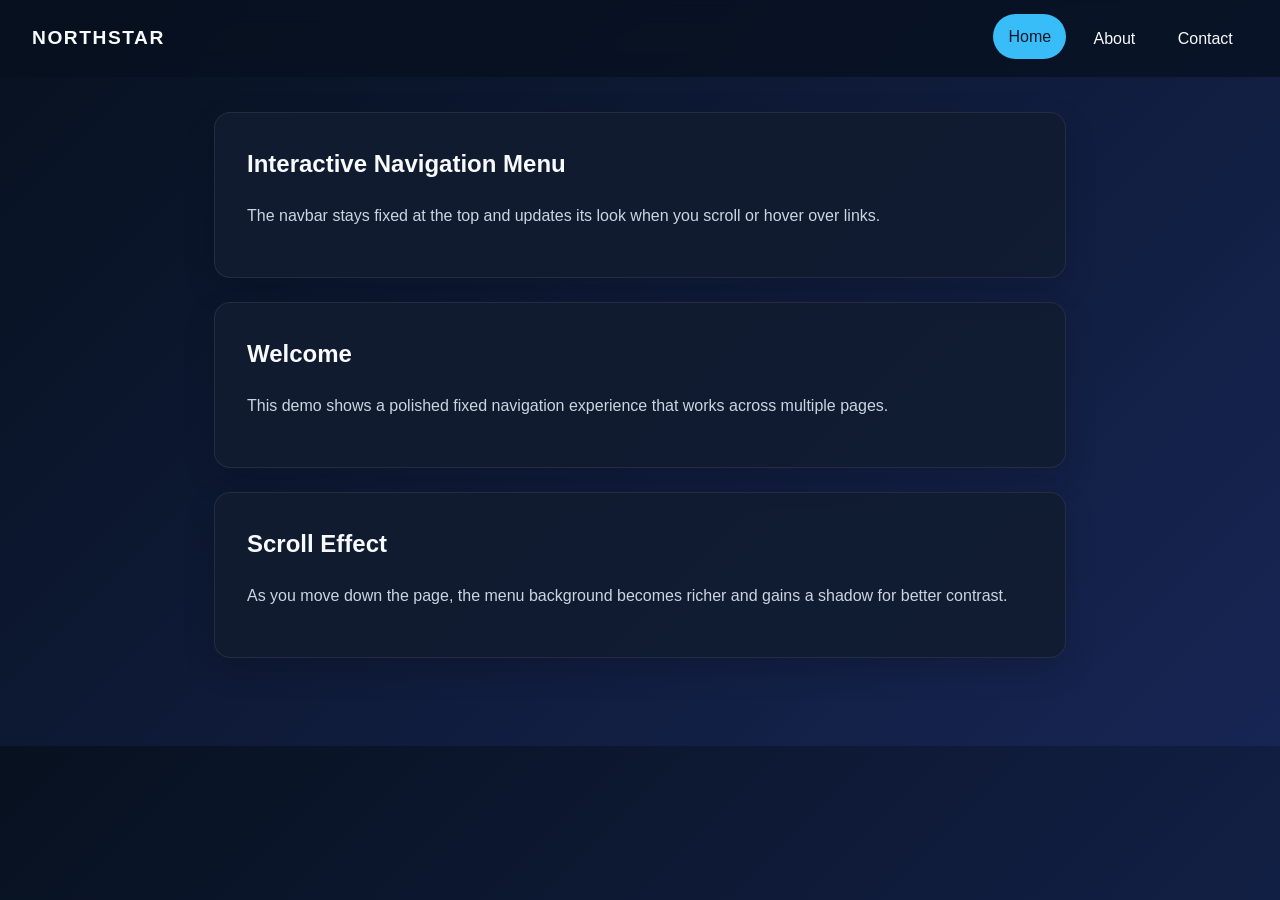
<file: index.html>
<!DOCTYPE html>
<html lang="en">
  <head>
    <meta charset="UTF-8" />
    <meta name="viewport" content="width=device-width, initial-scale=1.0" />
    <title>Interactive Navigation Menu</title>
    <link rel="stylesheet" href="styles.css" />
  </head>
  <body>
    <nav class="navbar" id="navbar">
      <a href="index.html" class="brand">Northstar</a>
      <div class="nav-links">
        <a href="index.html" class="active">Home</a>
        <a href="about.html">About</a>
        <a href="contact.html">Contact</a>
      </div>
    </nav>

    <main>
      <section class="hero">
        <h1>Interactive Navigation Menu</h1>
        <p>The navbar stays fixed at the top and updates its look when you scroll or hover over links.</p>
      </section>

      <section class="content-card">
        <h2>Welcome</h2>
        <p>This demo shows a polished fixed navigation experience that works across multiple pages.</p>
      </section>

      <section class="content-card">
        <h2>Scroll Effect</h2>
        <p>As you move down the page, the menu background becomes richer and gains a shadow for better contrast.</p>
      </section>
    </main>

    <script src="script.js"></script>
  </body>
</html>
</file>
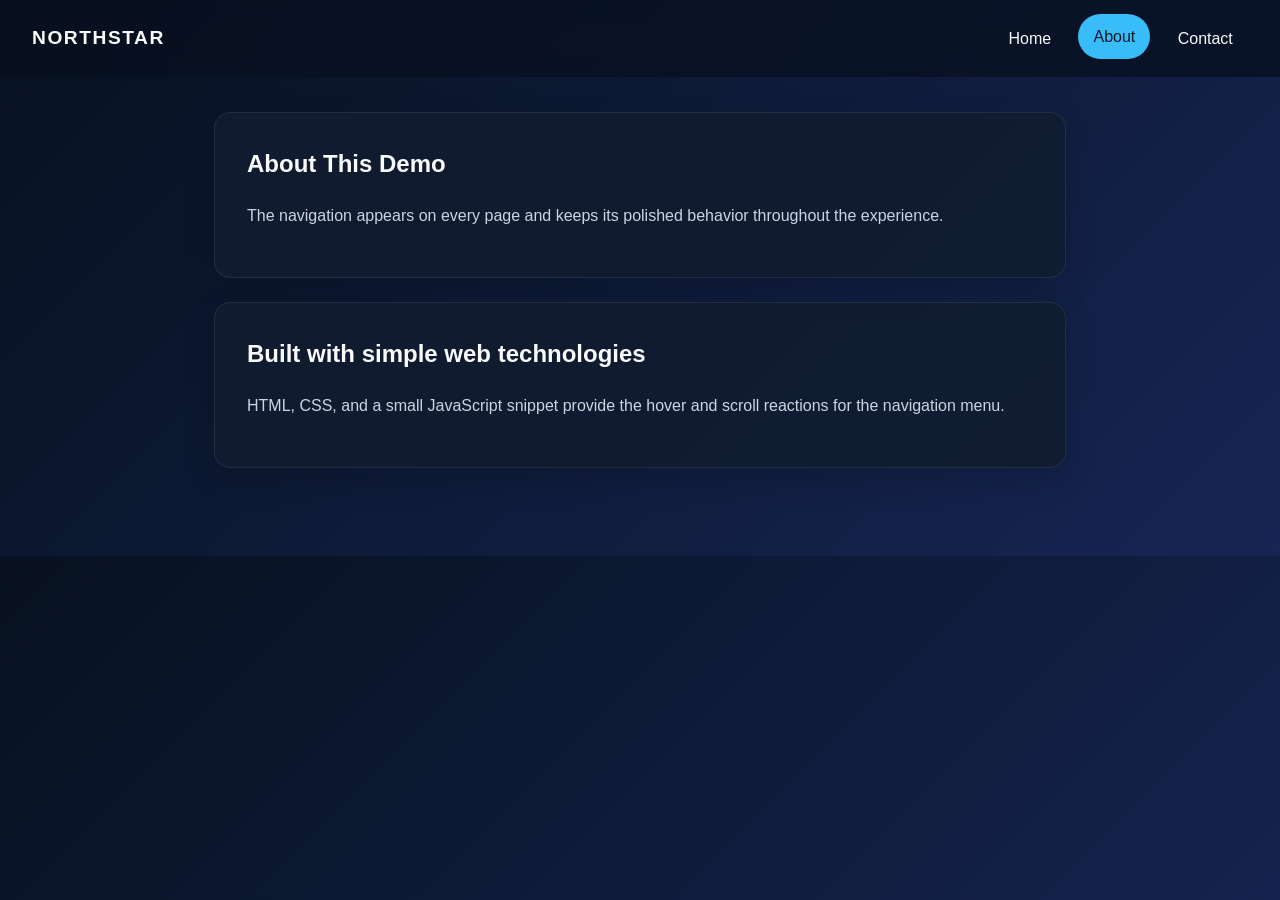
<file: about.html>
<!DOCTYPE html>
<html lang="en">
  <head>
    <meta charset="UTF-8" />
    <meta name="viewport" content="width=device-width, initial-scale=1.0" />
    <title>About</title>
    <link rel="stylesheet" href="styles.css" />
  </head>
  <body>
    <nav class="navbar" id="navbar">
      <a href="index.html" class="brand">Northstar</a>
      <div class="nav-links">
        <a href="index.html">Home</a>
        <a href="about.html" class="active">About</a>
        <a href="contact.html">Contact</a>
      </div>
    </nav>

    <main>
      <section class="hero">
        <h1>About This Demo</h1>
        <p>The navigation appears on every page and keeps its polished behavior throughout the experience.</p>
      </section>

      <section class="content-card">
        <h2>Built with simple web technologies</h2>
        <p>HTML, CSS, and a small JavaScript snippet provide the hover and scroll reactions for the navigation menu.</p>
      </section>
    </main>

    <script src="script.js"></script>
  </body>
</html>
</file>
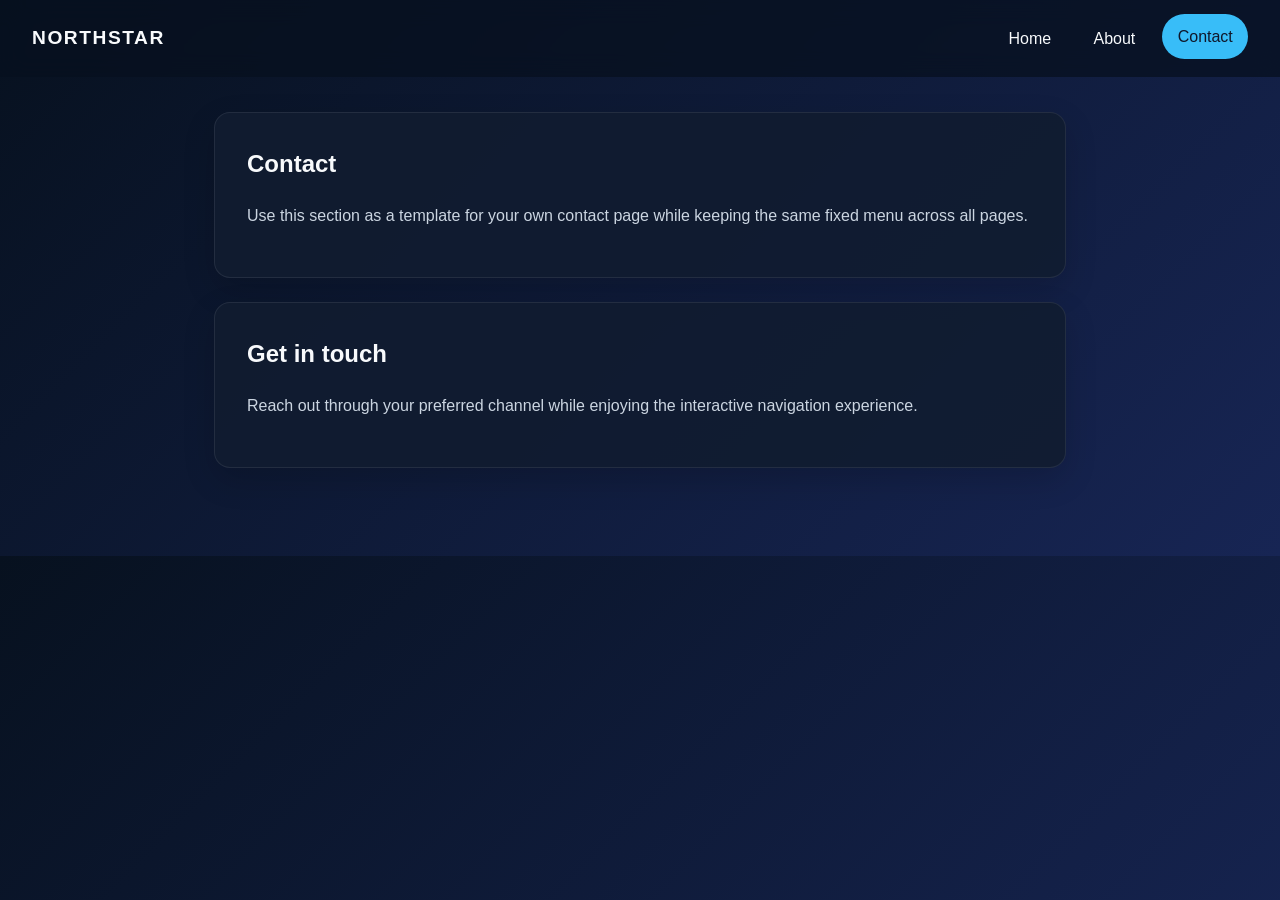
<file: contact.html>
<!DOCTYPE html>
<html lang="en">
  <head>
    <meta charset="UTF-8" />
    <meta name="viewport" content="width=device-width, initial-scale=1.0" />
    <title>Contact</title>
    <link rel="stylesheet" href="styles.css" />
  </head>
  <body>
    <nav class="navbar" id="navbar">
      <a href="index.html" class="brand">Northstar</a>
      <div class="nav-links">
        <a href="index.html">Home</a>
        <a href="about.html">About</a>
        <a href="contact.html" class="active">Contact</a>
      </div>
    </nav>

    <main>
      <section class="hero">
        <h1>Contact</h1>
        <p>Use this section as a template for your own contact page while keeping the same fixed menu across all pages.</p>
      </section>

      <section class="content-card">
        <h2>Get in touch</h2>
        <p>Reach out through your preferred channel while enjoying the interactive navigation experience.</p>
      </section>
    </main>

    <script src="script.js"></script>
  </body>
</html>
</file>
<file: styles.css>
:root {
  color-scheme: dark;
  --bg: #07111f;
  --panel: #111c30;
  --text: #f8fafc;
  --muted: #cbd5e1;
  --accent: #38bdf8;
  --accent-dark: #0f172a;
}

* {
  box-sizing: border-box;
}

body {
  margin: 0;
  font-family: Arial, Helvetica, sans-serif;
  background: linear-gradient(135deg, var(--bg), #172554);
  color: var(--text);
  line-height: 1.6;
  padding-top: 80px;
}

.navbar {
  position: fixed;
  top: 0;
  left: 0;
  width: 100%;
  display: flex;
  justify-content: space-between;
  align-items: center;
  padding: 1rem 2rem;
  background: rgba(7, 17, 31, 0.75);
  backdrop-filter: blur(12px);
  z-index: 1000;
  transition: background 0.3s ease, box-shadow 0.3s ease;
}

.navbar.scrolled {
  background: rgba(15, 23, 42, 0.96);
  box-shadow: 0 8px 24px rgba(0, 0, 0, 0.25);
}

.brand {
  color: var(--text);
  text-decoration: none;
  font-weight: 700;
  font-size: 1.2rem;
  letter-spacing: 0.08em;
  text-transform: uppercase;
}

.nav-links {
  display: flex;
  gap: 0.75rem;
}

.nav-links a {
  text-decoration: none;
  color: var(--text);
  padding: 0.6rem 0.95rem;
  border-radius: 999px;
  transition: background-color 0.3s ease, color 0.3s ease, transform 0.2s ease;
}

.nav-links a:hover,
.nav-links a.active {
  background: var(--accent);
  color: var(--accent-dark);
  transform: translateY(-2px);
}

main {
  max-width: 900px;
  margin: 0 auto;
  padding: 2rem 1.5rem 4rem;
}

.hero,
.content-card {
  background: rgba(17, 28, 48, 0.9);
  border: 1px solid rgba(255, 255, 255, 0.08);
  border-radius: 16px;
  padding: 2rem;
  margin-bottom: 1.5rem;
  box-shadow: 0 12px 32px rgba(0, 0, 0, 0.16);
}

.hero h1,
.content-card h2 {
  margin-top: 0;
}

.hero p,
.content-card p {
  color: var(--muted);
}
</file>
